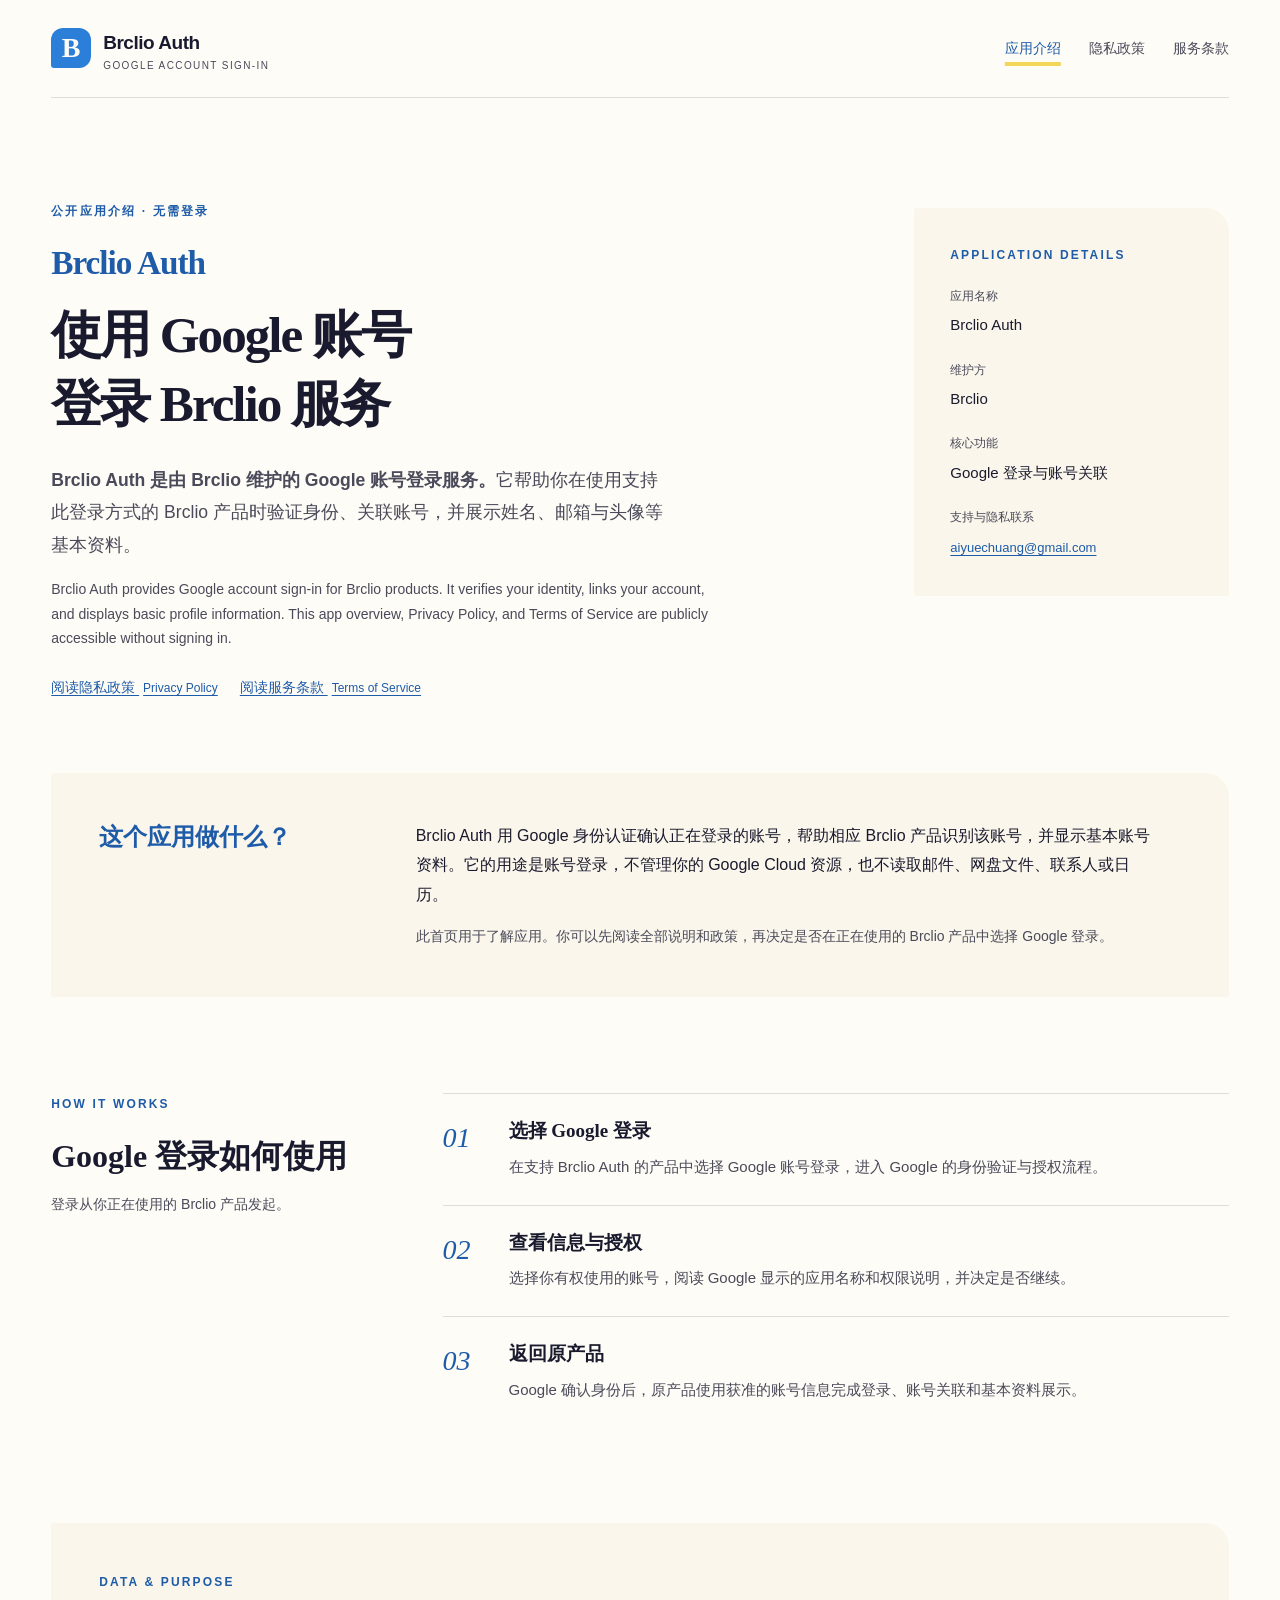
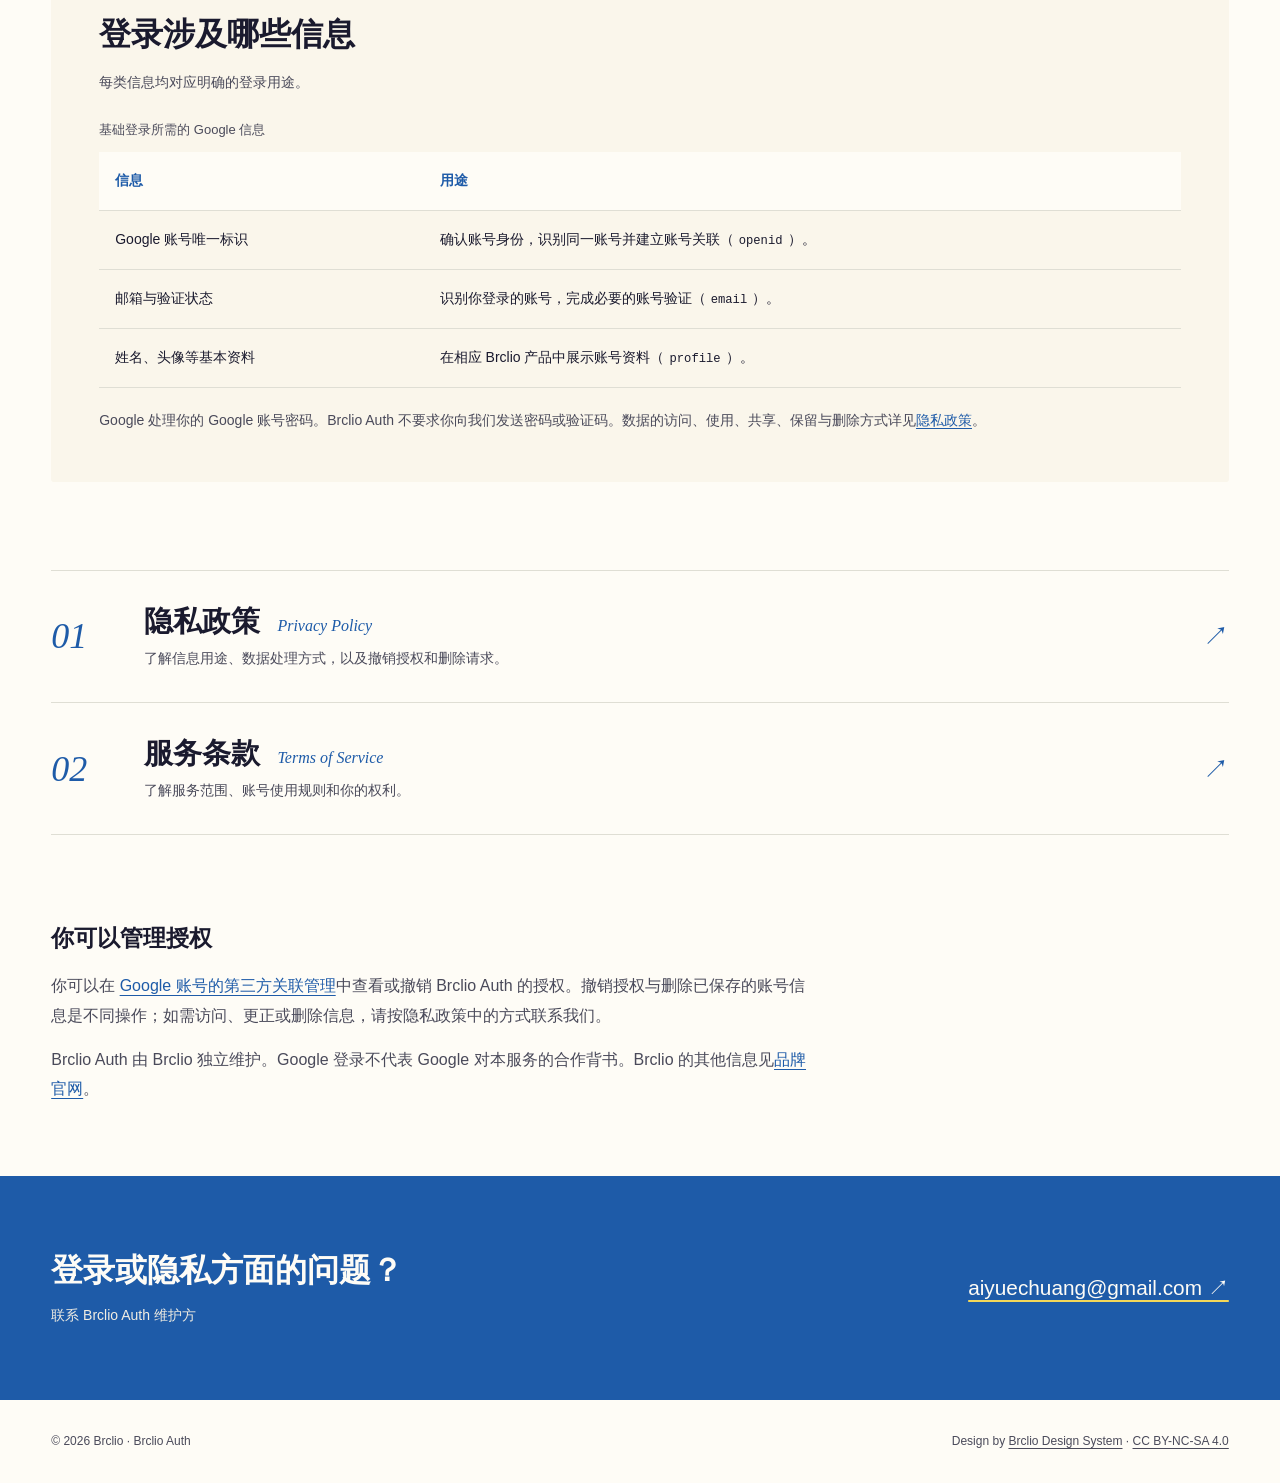
<file: index.html>
<!DOCTYPE html>
<html lang="zh-CN">
<head>
  <meta charset="UTF-8">
  <meta name="viewport" content="width=device-width, initial-scale=1.0">
  <meta name="description" content="Brclio Auth 是 Brclio 的 Google 账号登录服务，用于验证身份、关联账号和展示基本资料。本应用介绍、隐私政策及服务条款无需登录即可阅读。">
  <meta name="theme-color" content="#fefcf6">
  <meta name="referrer" content="strict-origin-when-cross-origin">
  <title>Brclio Auth — Google 账号登录服务</title>
  <link rel="canonical" href="https://pages.brclio.com/brclio-legal/">
  <link rel="icon" href="assets/favicon.svg" type="image/svg+xml">
  <link rel="stylesheet" href="assets/style.css">
</head>
<body>
  <a class="skip-link" href="#main">跳到正文</a>
  <header class="site-header container">
    <a class="brand" href="index.html" aria-label="Brclio Auth 服务介绍"><span class="brand-icon" aria-hidden="true">B</span><span class="brand-name">Brclio Auth<small>GOOGLE ACCOUNT SIGN-IN</small></span></a>
    <nav class="top-nav" aria-label="主导航"><a href="index.html" aria-current="page">应用介绍</a><a href="privacy.html">隐私政策</a><a href="terms.html">服务条款</a></nav>
  </header>
  <main id="main" tabindex="-1">
    <div class="container">
      <section class="hero home-hero" aria-labelledby="home-title">
        <div>
          <span class="eyebrow">公开应用介绍 · 无需登录</span>
          <h1 id="home-title"><span class="app-name" lang="en">Brclio Auth</span>使用 Google 账号<br>登录 Brclio 服务</h1>
          <p class="hero-description"><strong>Brclio Auth 是由 Brclio 维护的 Google 账号登录服务。</strong>它帮助你在使用支持此登录方式的 Brclio 产品时验证身份、关联账号，并展示姓名、邮箱与头像等基本资料。</p>
          <p class="purpose-english" lang="en">Brclio Auth provides Google account sign-in for Brclio products. It verifies your identity, links your account, and displays basic profile information. This app overview, Privacy Policy, and Terms of Service are publicly accessible without signing in.</p>
          <div class="policy-actions" aria-label="无需登录即可阅读的政策"><a href="privacy.html">阅读隐私政策 <span lang="en">Privacy Policy</span></a><a href="terms.html">阅读服务条款 <span lang="en">Terms of Service</span></a></div>
        </div>
        <aside class="app-facts" aria-label="应用与维护方信息">
          <span class="eyebrow">APPLICATION DETAILS</span>
          <dl>
            <div><dt>应用名称</dt><dd>Brclio Auth</dd></div>
            <div><dt>维护方</dt><dd>Brclio</dd></div>
            <div><dt>核心功能</dt><dd>Google 登录与账号关联</dd></div>
            <div><dt>支持与隐私联系</dt><dd><a href="mailto:aiyuechuang@gmail.com">aiyuechuang@gmail.com</a></dd></div>
          </dl>
        </aside>
      </section>
      <section class="summary" aria-labelledby="purpose-title">
        <h2 id="purpose-title">这个应用做什么？</h2>
        <div><p>Brclio Auth 用 Google 身份认证确认正在登录的账号，帮助相应 Brclio 产品识别该账号，并显示基本账号资料。它的用途是账号登录，不管理你的 Google Cloud 资源，也不读取邮件、网盘文件、联系人或日历。</p><p class="summary-note">此首页用于了解应用。你可以先阅读全部说明和政策，再决定是否在正在使用的 Brclio 产品中选择 Google 登录。</p></div>
      </section>
      <section class="home-explainer" aria-labelledby="flow-title">
        <div class="explainer-heading"><span class="eyebrow">HOW IT WORKS</span><h2 id="flow-title">Google 登录如何使用</h2><p>登录从你正在使用的 Brclio 产品发起。</p></div>
        <ol class="signin-steps">
          <li><span class="step-number" aria-hidden="true">01</span><div><h3>选择 Google 登录</h3><p>在支持 Brclio Auth 的产品中选择 Google 账号登录，进入 Google 的身份验证与授权流程。</p></div></li>
          <li><span class="step-number" aria-hidden="true">02</span><div><h3>查看信息与授权</h3><p>选择你有权使用的账号，阅读 Google 显示的应用名称和权限说明，并决定是否继续。</p></div></li>
          <li><span class="step-number" aria-hidden="true">03</span><div><h3>返回原产品</h3><p>Google 确认身份后，原产品使用获准的账号信息完成登录、账号关联和基本资料展示。</p></div></li>
        </ol>
      </section>
      <section class="home-permissions" aria-labelledby="permissions-title">
        <div class="explainer-heading"><span class="eyebrow">DATA &amp; PURPOSE</span><h2 id="permissions-title">登录涉及哪些信息</h2><p>每类信息均对应明确的登录用途。</p></div>
        <div class="table-wrap">
          <table class="data-table">
            <caption>基础登录所需的 Google 信息</caption>
            <thead><tr><th scope="col">信息</th><th scope="col">用途</th></tr></thead>
            <tbody>
              <tr><td>Google 账号唯一标识</td><td>确认账号身份，识别同一账号并建立账号关联（<code>openid</code>）。</td></tr>
              <tr><td>邮箱与验证状态</td><td>识别你登录的账号，完成必要的账号验证（<code>email</code>）。</td></tr>
              <tr><td>姓名、头像等基本资料</td><td>在相应 Brclio 产品中展示账号资料（<code>profile</code>）。</td></tr>
            </tbody>
          </table>
          <p class="permission-note">Google 处理你的 Google 账号密码。Brclio Auth 不要求你向我们发送密码或验证码。数据的访问、使用、共享、保留与删除方式详见<a href="privacy.html">隐私政策</a>。</p>
        </div>
      </section>
      <section class="home-links" aria-label="阅读完整政策文件">
        <a class="document-link" href="privacy.html"><span class="number" aria-hidden="true">01</span><div><h2>隐私政策 <span lang="en">Privacy Policy</span></h2><p>了解信息用途、数据处理方式，以及撤销授权和删除请求。</p></div><span class="arrow" aria-hidden="true">↗</span></a>
        <a class="document-link" href="terms.html"><span class="number" aria-hidden="true">02</span><div><h2>服务条款 <span lang="en">Terms of Service</span></h2><p>了解服务范围、账号使用规则和你的权利。</p></div><span class="arrow" aria-hidden="true">↗</span></a>
      </section>
      <section class="home-note" aria-labelledby="control-title">
        <h2 id="control-title">你可以管理授权</h2>
        <p>你可以在 <a href="https://myaccount.google.com/connections">Google 账号的第三方关联管理</a>中查看或撤销 Brclio Auth 的授权。撤销授权与删除已保存的账号信息是不同操作；如需访问、更正或删除信息，请按隐私政策中的方式联系我们。</p>
        <p>Brclio Auth 由 Brclio 独立维护。Google 登录不代表 Google 对本服务的合作背书。Brclio 的其他信息见<a href="https://brclio.com">品牌官网</a>。</p>
      </section>
    </div>
  </main>
  <section class="contact"><div class="container contact-inner"><div><h2>登录或隐私方面的问题？</h2><p>联系 Brclio Auth 维护方</p></div><a href="mailto:aiyuechuang@gmail.com">aiyuechuang@gmail.com ↗</a></div></section>
  <footer class="site-footer container"><p>© 2026 Brclio · Brclio Auth</p><p>Design by <a href="https://github.com/Brclio/brclio-design-system">Brclio Design System</a> · <a href="https://creativecommons.org/licenses/by-nc-sa/4.0/">CC BY-NC-SA 4.0</a></p></footer>
</body>
</html>
</file>
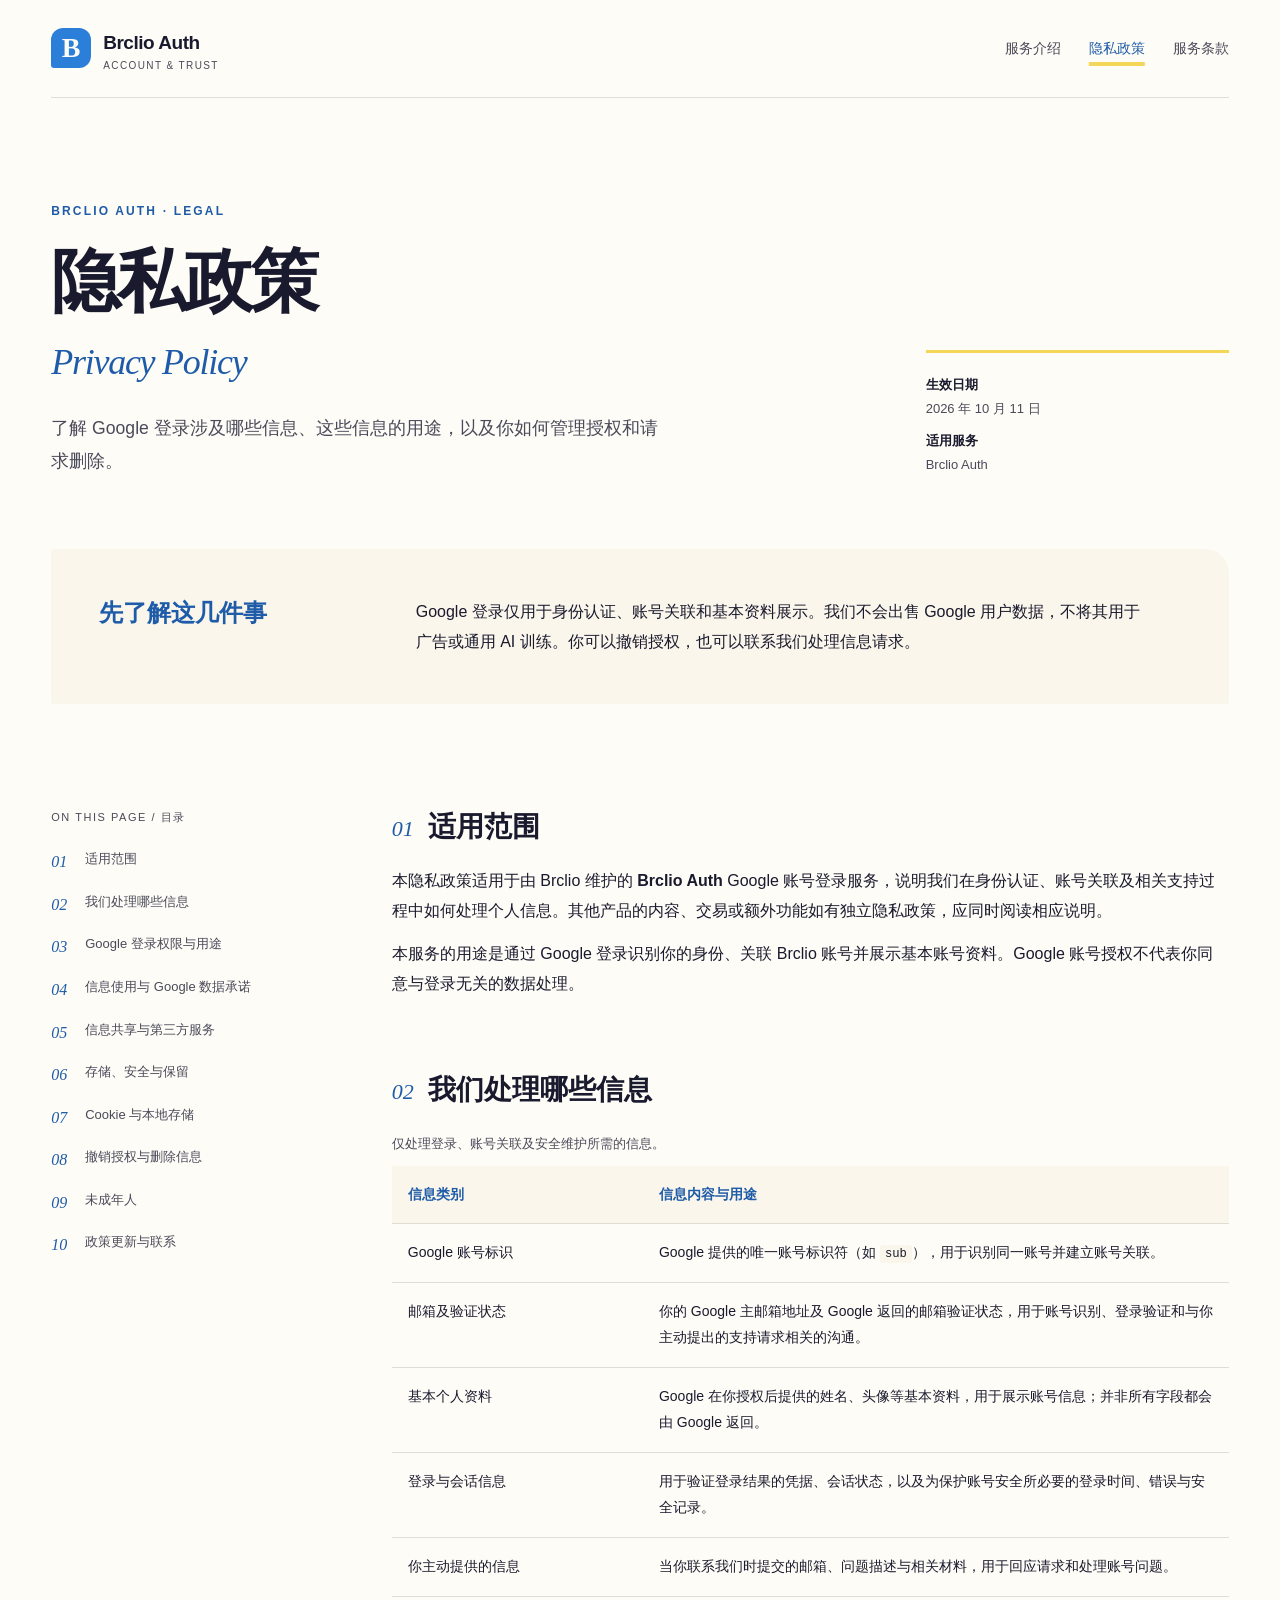
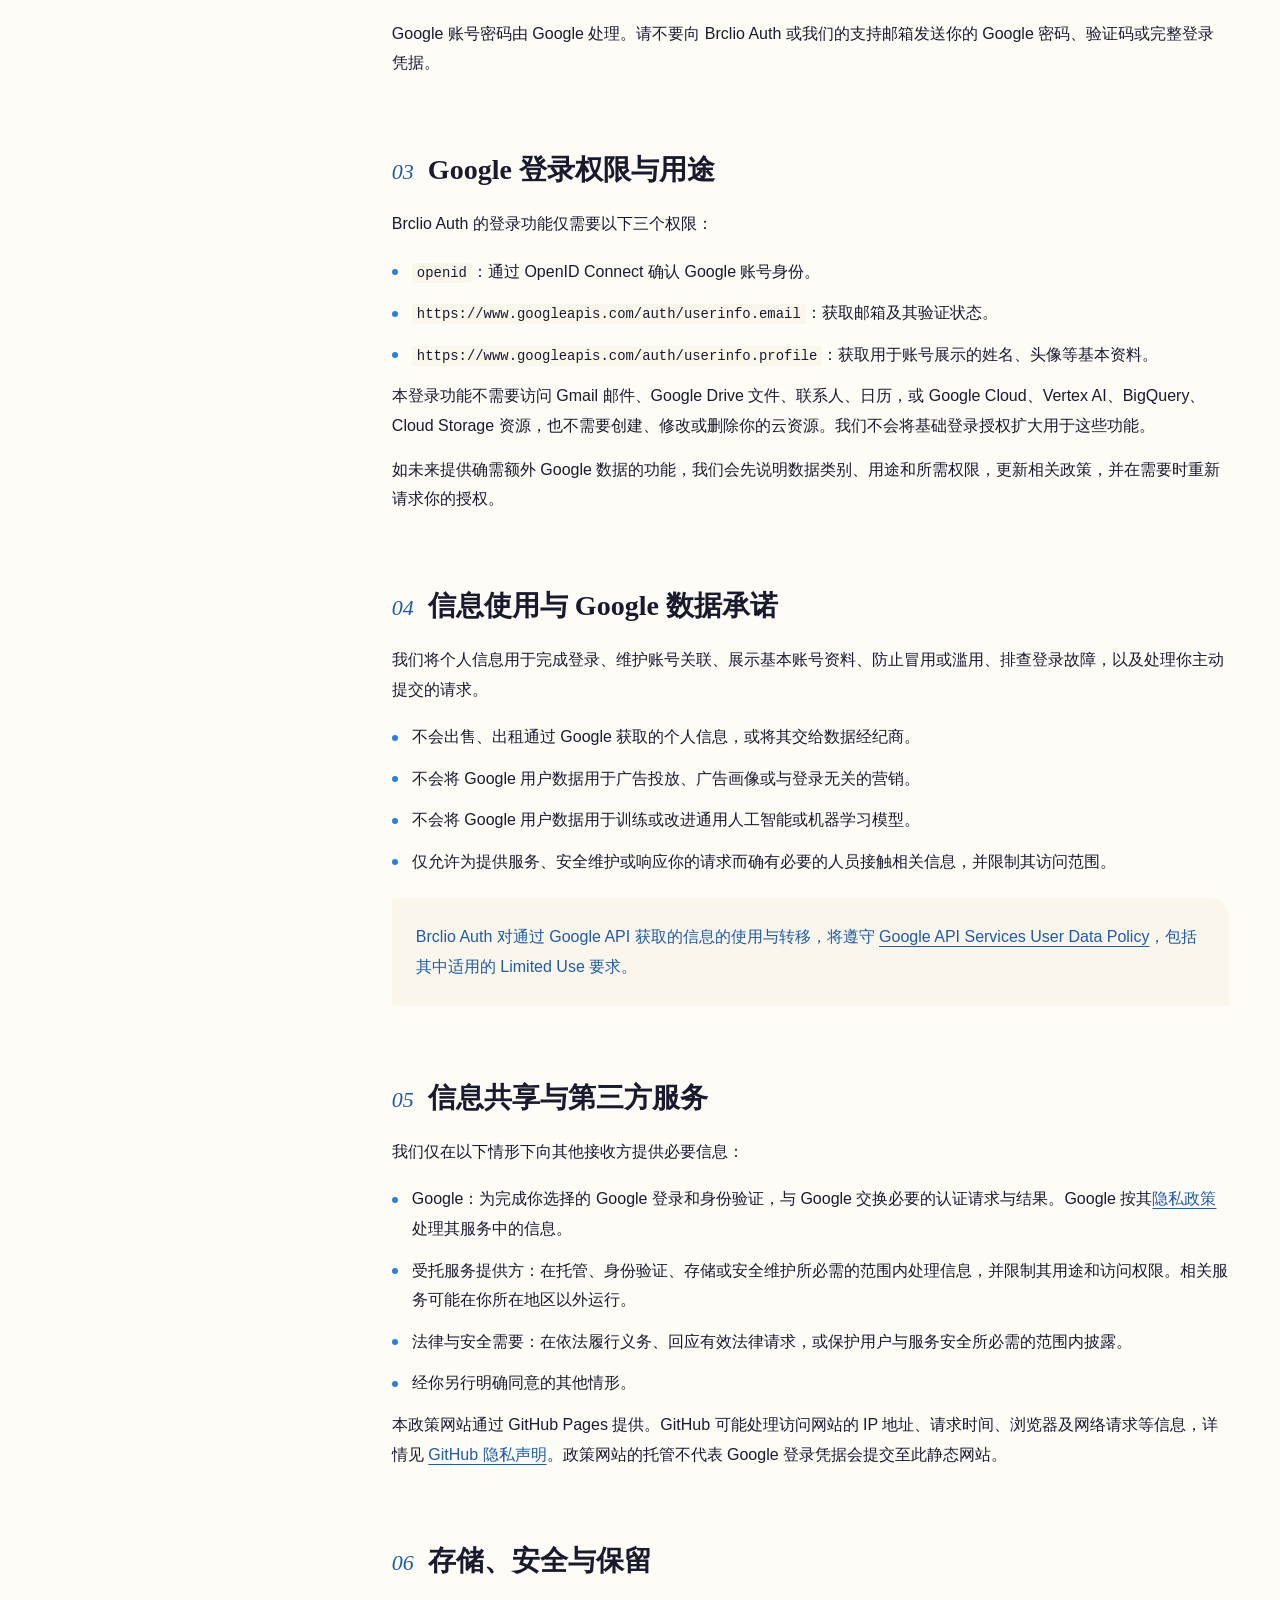
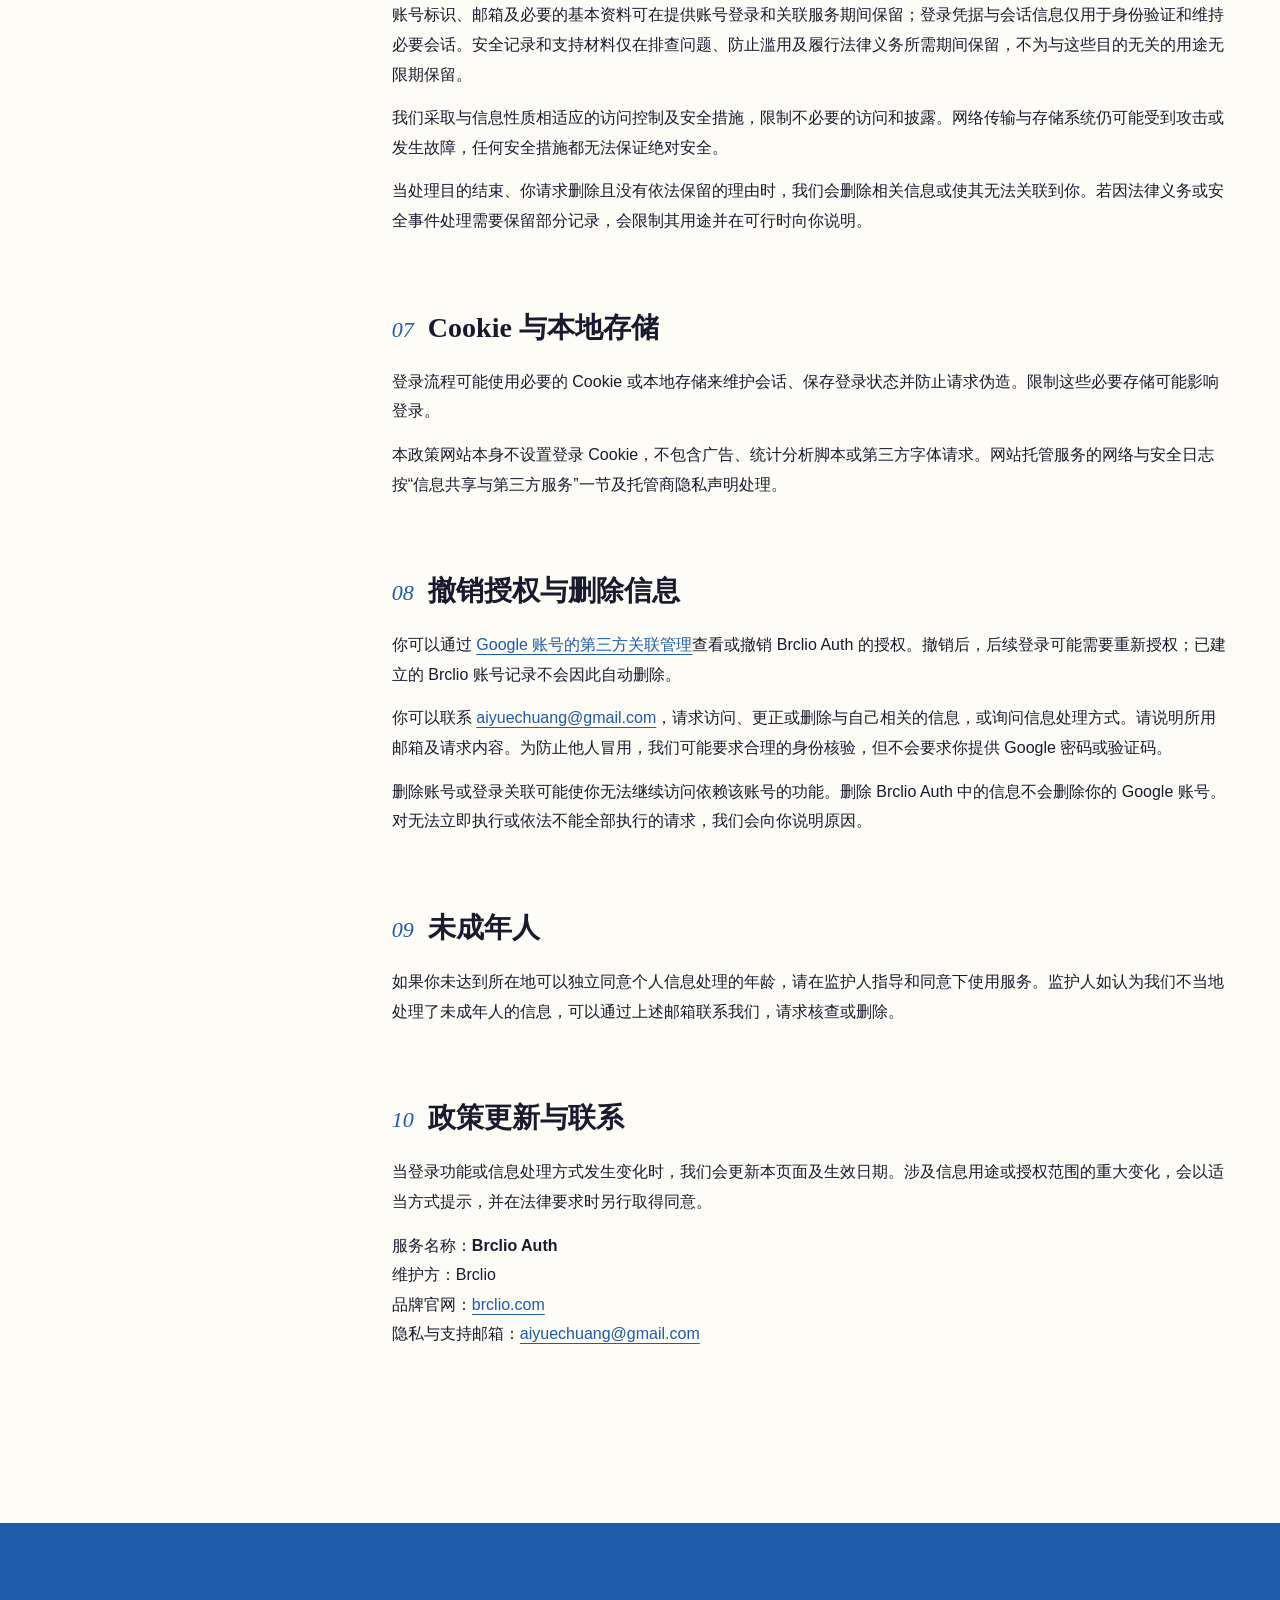
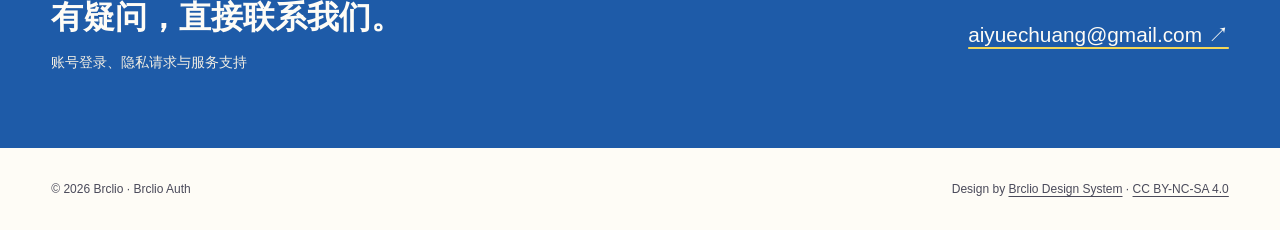
<file: privacy.html>
<!DOCTYPE html>
<html lang="zh-CN">
<head>
  <meta charset="UTF-8">
  <meta name="viewport" content="width=device-width, initial-scale=1.0">
  <meta name="description" content="了解 Google 登录涉及哪些信息、这些信息的用途，以及你如何管理授权和请求删除。">
  <meta name="theme-color" content="#fefcf6">
  <meta name="referrer" content="strict-origin-when-cross-origin">
  <title>隐私政策 · Brclio Auth</title>
  <link rel="icon" href="assets/favicon.svg" type="image/svg+xml">
  <link rel="stylesheet" href="assets/style.css">
</head>
<body>
<a class="skip-link" href="#main">跳到正文</a><header class="site-header container"><a class="brand" href="index.html" aria-label="Brclio Auth 服务介绍"><span class="brand-icon" aria-hidden="true">B</span><span class="brand-name">Brclio Auth<small>ACCOUNT &amp; TRUST</small></span></a><nav class="top-nav" aria-label="主导航"><a href="index.html">服务介绍</a><a href="privacy.html" aria-current="page">隐私政策</a><a href="terms.html">服务条款</a></nav></header>
<main id="main" tabindex="-1"><div class="container"><div class="hero"><div><span class="eyebrow">BRCLIO AUTH · LEGAL</span><h1>隐私政策</h1><span class="english" lang="en">Privacy Policy</span><p class="hero-description">了解 Google 登录涉及哪些信息、这些信息的用途，以及你如何管理授权和请求删除。</p></div><div class="document-meta"><p><strong>生效日期</strong><time datetime="2026-10-11">2026 年 10 月 11 日</time></p><p><strong>适用服务</strong>Brclio Auth</p></div></div><div class="summary"><h2>先了解这几件事</h2><p>Google 登录仅用于身份认证、账号关联和基本资料展示。我们不会出售 Google 用户数据，不将其用于广告或通用 AI 训练。你可以撤销授权，也可以联系我们处理信息请求。</p></div><div class="legal-layout"><nav class="toc" aria-label="本页目录"><span class="toc-title">ON THIS PAGE / 目录</span><ol><li><a href="#scope">适用范围</a></li><li><a href="#data">我们处理哪些信息</a></li><li><a href="#permissions">Google 登录权限与用途</a></li><li><a href="#use">信息使用与 Google 数据承诺</a></li><li><a href="#sharing">信息共享与第三方服务</a></li><li><a href="#storage">存储、安全与保留</a></li><li><a href="#cookies">Cookie 与本地存储</a></li><li><a href="#rights">撤销授权与删除信息</a></li><li><a href="#children">未成年人</a></li><li><a href="#updates">政策更新与联系</a></li></ol></nav><article class="legal-content" aria-label="隐私政策正文"><section class="legal-section" id="scope" aria-labelledby="heading-scope"><div class="section-header"><span class="section-number" aria-hidden="true">01</span><h2 id="heading-scope">适用范围</h2></div><p>本隐私政策适用于由 Brclio 维护的 <strong>Brclio Auth</strong> Google 账号登录服务，说明我们在身份认证、账号关联及相关支持过程中如何处理个人信息。其他产品的内容、交易或额外功能如有独立隐私政策，应同时阅读相应说明。</p><p>本服务的用途是通过 Google 登录识别你的身份、关联 Brclio 账号并展示基本账号资料。Google 账号授权不代表你同意与登录无关的数据处理。</p></section>
<section class="legal-section" id="data" aria-labelledby="heading-data"><div class="section-header"><span class="section-number" aria-hidden="true">02</span><h2 id="heading-data">我们处理哪些信息</h2></div><div class="table-wrap"><table class="data-table"><caption>仅处理登录、账号关联及安全维护所需的信息。</caption><thead><tr><th scope="col">信息类别</th><th scope="col">信息内容与用途</th></tr></thead><tbody><tr><td>Google 账号标识</td><td>Google 提供的唯一账号标识符（如 <code>sub</code>），用于识别同一账号并建立账号关联。</td></tr><tr><td>邮箱及验证状态</td><td>你的 Google 主邮箱地址及 Google 返回的邮箱验证状态，用于账号识别、登录验证和与你主动提出的支持请求相关的沟通。</td></tr><tr><td>基本个人资料</td><td>Google 在你授权后提供的姓名、头像等基本资料，用于展示账号信息；并非所有字段都会由 Google 返回。</td></tr><tr><td>登录与会话信息</td><td>用于验证登录结果的凭据、会话状态，以及为保护账号安全所必要的登录时间、错误与安全记录。</td></tr><tr><td>你主动提供的信息</td><td>当你联系我们时提交的邮箱、问题描述与相关材料，用于回应请求和处理账号问题。</td></tr></tbody></table></div><p>Google 账号密码由 Google 处理。请不要向 Brclio Auth 或我们的支持邮箱发送你的 Google 密码、验证码或完整登录凭据。</p></section>
<section class="legal-section" id="permissions" aria-labelledby="heading-permissions"><div class="section-header"><span class="section-number" aria-hidden="true">03</span><h2 id="heading-permissions">Google 登录权限与用途</h2></div><p>Brclio Auth 的登录功能仅需要以下三个权限：</p><ul class="legal-list"><li><code>openid</code>：通过 OpenID Connect 确认 Google 账号身份。</li><li><code>https://www.googleapis.com/auth/userinfo.email</code>：获取邮箱及其验证状态。</li><li><code>https://www.googleapis.com/auth/userinfo.profile</code>：获取用于账号展示的姓名、头像等基本资料。</li></ul><p>本登录功能不需要访问 Gmail 邮件、Google Drive 文件、联系人、日历，或 Google Cloud、Vertex AI、BigQuery、Cloud Storage 资源，也不需要创建、修改或删除你的云资源。我们不会将基础登录授权扩大用于这些功能。</p><p>如未来提供确需额外 Google 数据的功能，我们会先说明数据类别、用途和所需权限，更新相关政策，并在需要时重新请求你的授权。</p></section>
<section class="legal-section" id="use" aria-labelledby="heading-use"><div class="section-header"><span class="section-number" aria-hidden="true">04</span><h2 id="heading-use">信息使用与 Google 数据承诺</h2></div><p>我们将个人信息用于完成登录、维护账号关联、展示基本账号资料、防止冒用或滥用、排查登录故障，以及处理你主动提交的请求。</p><ul class="legal-list"><li>不会出售、出租通过 Google 获取的个人信息，或将其交给数据经纪商。</li><li>不会将 Google 用户数据用于广告投放、广告画像或与登录无关的营销。</li><li>不会将 Google 用户数据用于训练或改进通用人工智能或机器学习模型。</li><li>仅允许为提供服务、安全维护或响应你的请求而确有必要的人员接触相关信息，并限制其访问范围。</li></ul><div class="key-insight"><p>Brclio Auth 对通过 Google API 获取的信息的使用与转移，将遵守 <a href="https://developers.google.com/terms/api-services-user-data-policy">Google API Services User Data Policy</a>，包括其中适用的 Limited Use 要求。</p></div></section>
<section class="legal-section" id="sharing" aria-labelledby="heading-sharing"><div class="section-header"><span class="section-number" aria-hidden="true">05</span><h2 id="heading-sharing">信息共享与第三方服务</h2></div><p>我们仅在以下情形下向其他接收方提供必要信息：</p><ul class="legal-list"><li>Google：为完成你选择的 Google 登录和身份验证，与 Google 交换必要的认证请求与结果。Google 按其<a href="https://policies.google.com/privacy">隐私政策</a>处理其服务中的信息。</li><li>受托服务提供方：在托管、身份验证、存储或安全维护所必需的范围内处理信息，并限制其用途和访问权限。相关服务可能在你所在地区以外运行。</li><li>法律与安全需要：在依法履行义务、回应有效法律请求，或保护用户与服务安全所必需的范围内披露。</li><li>经你另行明确同意的其他情形。</li></ul><p>本政策网站通过 GitHub Pages 提供。GitHub 可能处理访问网站的 IP 地址、请求时间、浏览器及网络请求等信息，详情见 <a href="https://docs.github.com/en/site-policy/privacy-policies/github-general-privacy-statement">GitHub 隐私声明</a>。政策网站的托管不代表 Google 登录凭据会提交至此静态网站。</p></section>
<section class="legal-section" id="storage" aria-labelledby="heading-storage"><div class="section-header"><span class="section-number" aria-hidden="true">06</span><h2 id="heading-storage">存储、安全与保留</h2></div><p>账号标识、邮箱及必要的基本资料可在提供账号登录和关联服务期间保留；登录凭据与会话信息仅用于身份验证和维持必要会话。安全记录和支持材料仅在排查问题、防止滥用及履行法律义务所需期间保留，不为与这些目的无关的用途无限期保留。</p><p>我们采取与信息性质相适应的访问控制及安全措施，限制不必要的访问和披露。网络传输与存储系统仍可能受到攻击或发生故障，任何安全措施都无法保证绝对安全。</p><p>当处理目的结束、你请求删除且没有依法保留的理由时，我们会删除相关信息或使其无法关联到你。若因法律义务或安全事件处理需要保留部分记录，会限制其用途并在可行时向你说明。</p></section>
<section class="legal-section" id="cookies" aria-labelledby="heading-cookies"><div class="section-header"><span class="section-number" aria-hidden="true">07</span><h2 id="heading-cookies">Cookie 与本地存储</h2></div><p>登录流程可能使用必要的 Cookie 或本地存储来维护会话、保存登录状态并防止请求伪造。限制这些必要存储可能影响登录。</p><p>本政策网站本身不设置登录 Cookie，不包含广告、统计分析脚本或第三方字体请求。网站托管服务的网络与安全日志按“信息共享与第三方服务”一节及托管商隐私声明处理。</p></section>
<section class="legal-section" id="rights" aria-labelledby="heading-rights"><div class="section-header"><span class="section-number" aria-hidden="true">08</span><h2 id="heading-rights">撤销授权与删除信息</h2></div><p>你可以通过 <a href="https://myaccount.google.com/connections">Google 账号的第三方关联管理</a>查看或撤销 Brclio Auth 的授权。撤销后，后续登录可能需要重新授权；已建立的 Brclio 账号记录不会因此自动删除。</p><p>你可以联系 <a href="mailto:aiyuechuang@gmail.com">aiyuechuang@gmail.com</a>，请求访问、更正或删除与自己相关的信息，或询问信息处理方式。请说明所用邮箱及请求内容。为防止他人冒用，我们可能要求合理的身份核验，但不会要求你提供 Google 密码或验证码。</p><p>删除账号或登录关联可能使你无法继续访问依赖该账号的功能。删除 Brclio Auth 中的信息不会删除你的 Google 账号。对无法立即执行或依法不能全部执行的请求，我们会向你说明原因。</p></section>
<section class="legal-section" id="children" aria-labelledby="heading-children"><div class="section-header"><span class="section-number" aria-hidden="true">09</span><h2 id="heading-children">未成年人</h2></div><p>如果你未达到所在地可以独立同意个人信息处理的年龄，请在监护人指导和同意下使用服务。监护人如认为我们不当地处理了未成年人的信息，可以通过上述邮箱联系我们，请求核查或删除。</p></section>
<section class="legal-section" id="updates" aria-labelledby="heading-updates"><div class="section-header"><span class="section-number" aria-hidden="true">10</span><h2 id="heading-updates">政策更新与联系</h2></div><p>当登录功能或信息处理方式发生变化时，我们会更新本页面及生效日期。涉及信息用途或授权范围的重大变化，会以适当方式提示，并在法律要求时另行取得同意。</p><p>服务名称：<strong>Brclio Auth</strong><br>维护方：Brclio<br>品牌官网：<a href="https://brclio.com">brclio.com</a><br>隐私与支持邮箱：<a href="mailto:aiyuechuang@gmail.com">aiyuechuang@gmail.com</a></p></section></article></div></div></main>
<section class="contact"><div class="container contact-inner"><div><h2>有疑问，直接联系我们。</h2><p>账号登录、隐私请求与服务支持</p></div><a href="mailto:aiyuechuang@gmail.com">aiyuechuang@gmail.com ↗</a></div></section><footer class="site-footer container"><p>© 2026 Brclio · Brclio Auth</p><p>Design by <a href="https://github.com/Brclio/brclio-design-system">Brclio Design System</a> · <a href="https://creativecommons.org/licenses/by-nc-sa/4.0/">CC BY-NC-SA 4.0</a></p></footer>
</body>
</html>
</file>
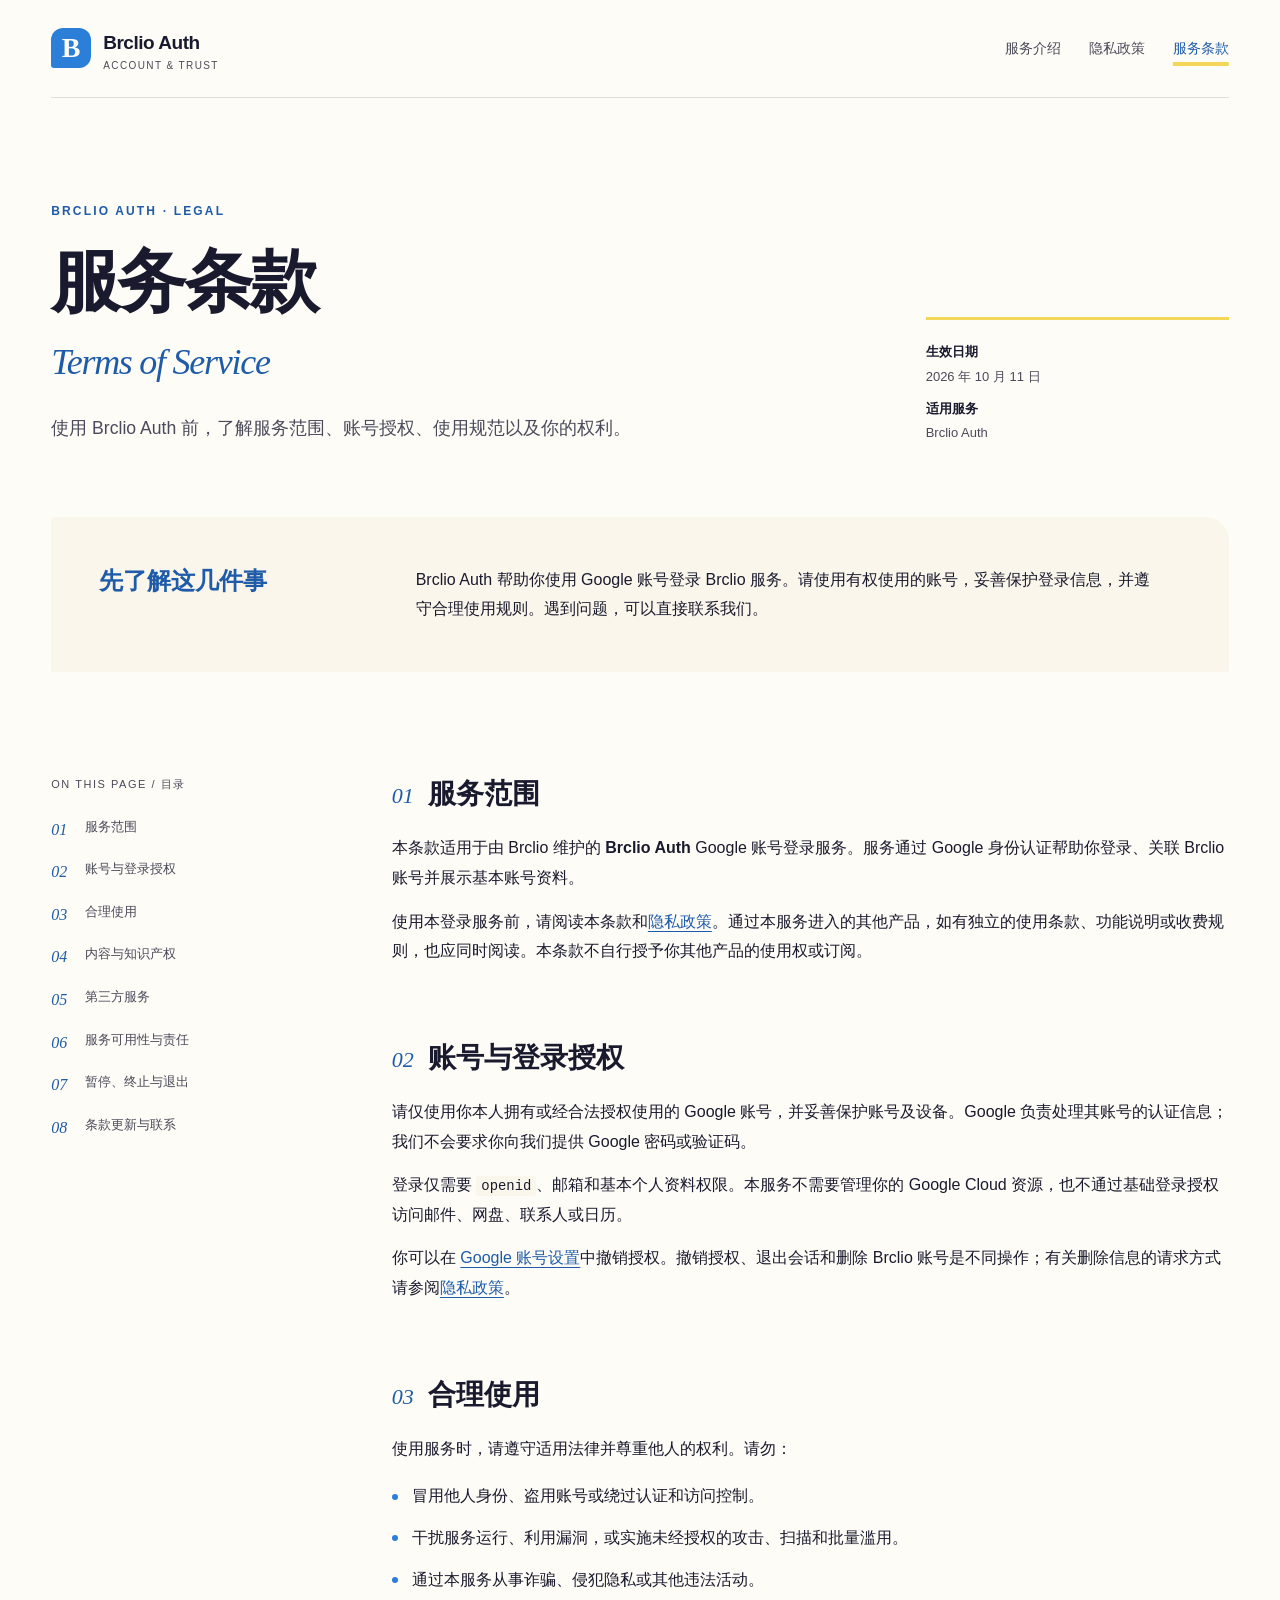
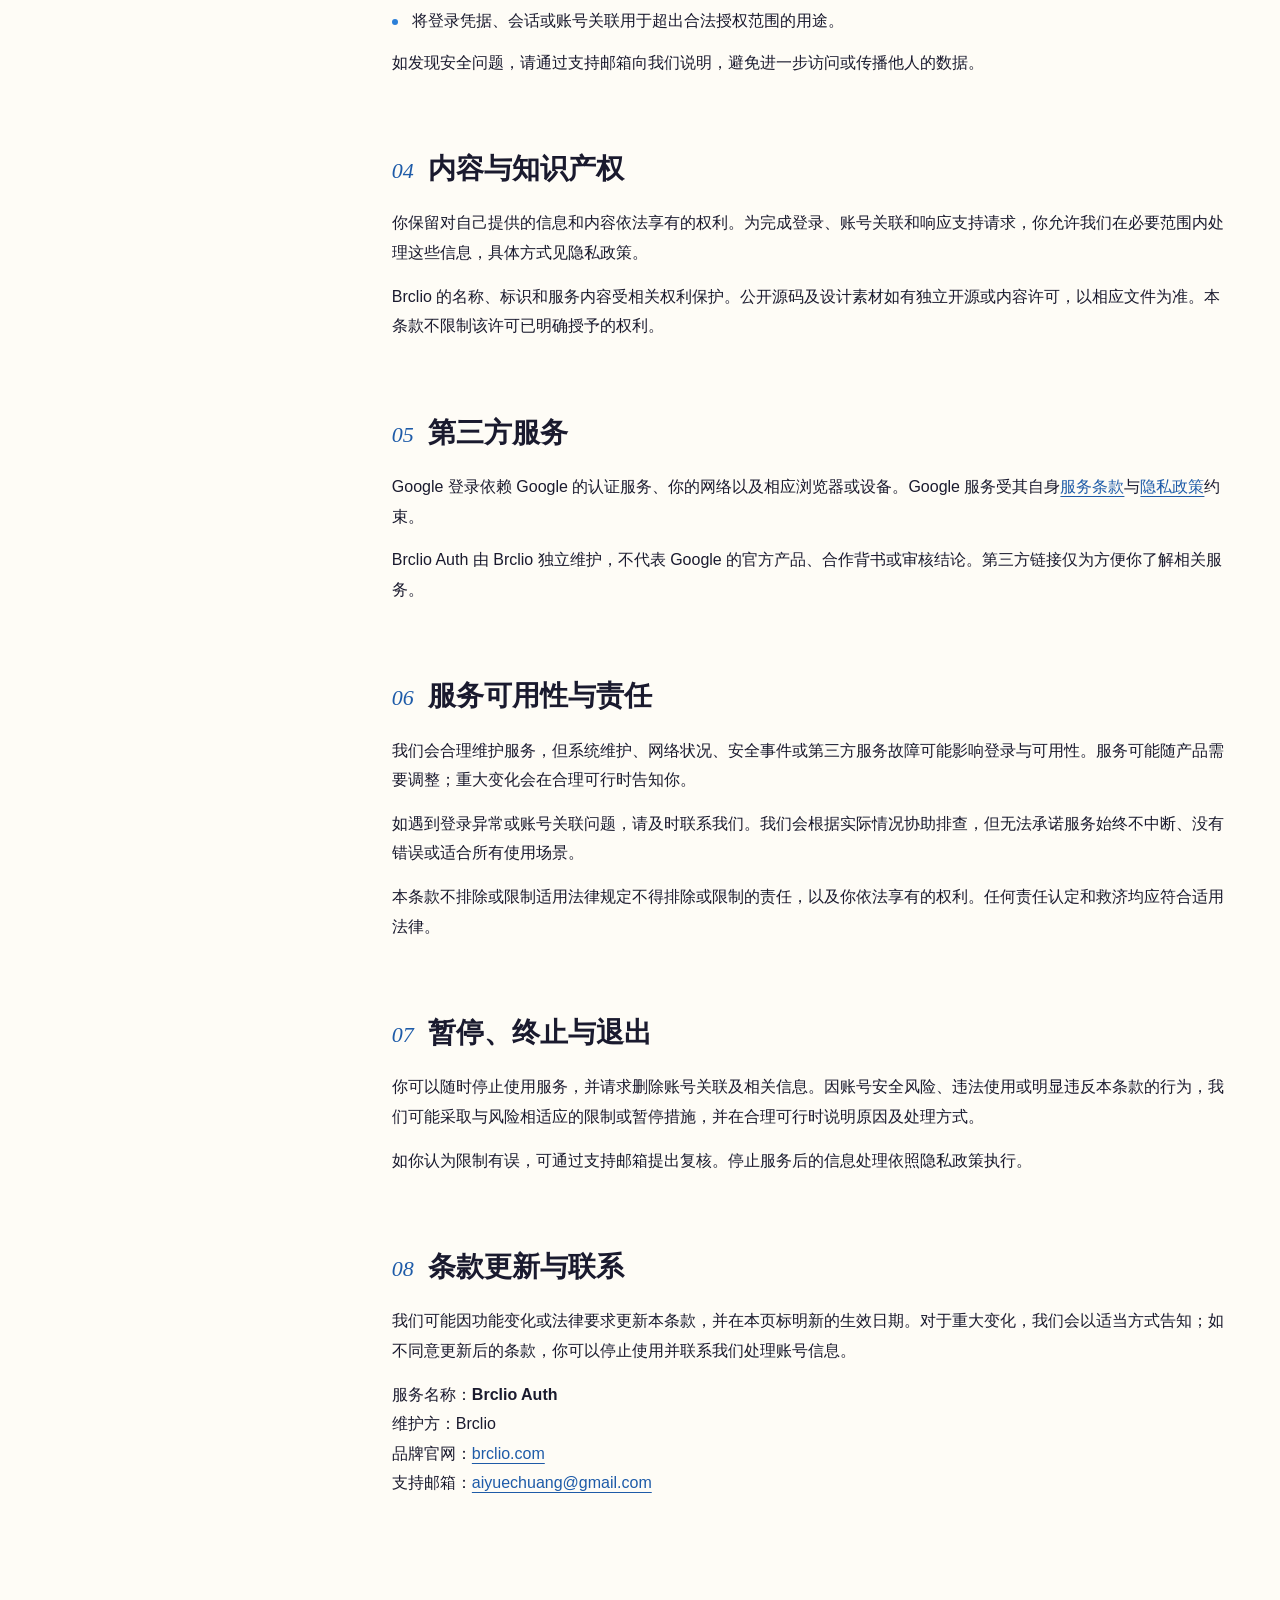
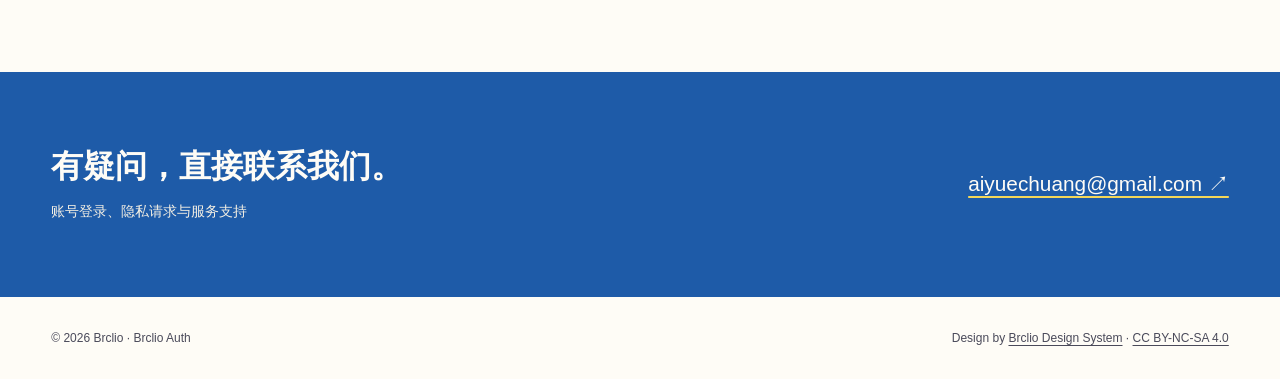
<file: terms.html>
<!DOCTYPE html>
<html lang="zh-CN">
<head>
  <meta charset="UTF-8">
  <meta name="viewport" content="width=device-width, initial-scale=1.0">
  <meta name="description" content="使用 Brclio Auth 前，了解服务范围、账号授权、使用规范以及你的权利。">
  <meta name="theme-color" content="#fefcf6">
  <meta name="referrer" content="strict-origin-when-cross-origin">
  <title>服务条款 · Brclio Auth</title>
  <link rel="icon" href="assets/favicon.svg" type="image/svg+xml">
  <link rel="stylesheet" href="assets/style.css">
</head>
<body>
<a class="skip-link" href="#main">跳到正文</a><header class="site-header container"><a class="brand" href="index.html" aria-label="Brclio Auth 服务介绍"><span class="brand-icon" aria-hidden="true">B</span><span class="brand-name">Brclio Auth<small>ACCOUNT &amp; TRUST</small></span></a><nav class="top-nav" aria-label="主导航"><a href="index.html">服务介绍</a><a href="privacy.html">隐私政策</a><a href="terms.html" aria-current="page">服务条款</a></nav></header>
<main id="main" tabindex="-1"><div class="container"><div class="hero"><div><span class="eyebrow">BRCLIO AUTH · LEGAL</span><h1>服务条款</h1><span class="english" lang="en">Terms of Service</span><p class="hero-description">使用 Brclio Auth 前，了解服务范围、账号授权、使用规范以及你的权利。</p></div><div class="document-meta"><p><strong>生效日期</strong><time datetime="2026-10-11">2026 年 10 月 11 日</time></p><p><strong>适用服务</strong>Brclio Auth</p></div></div><div class="summary"><h2>先了解这几件事</h2><p>Brclio Auth 帮助你使用 Google 账号登录 Brclio 服务。请使用有权使用的账号，妥善保护登录信息，并遵守合理使用规则。遇到问题，可以直接联系我们。</p></div><div class="legal-layout"><nav class="toc" aria-label="本页目录"><span class="toc-title">ON THIS PAGE / 目录</span><ol><li><a href="#service">服务范围</a></li><li><a href="#account">账号与登录授权</a></li><li><a href="#acceptable-use">合理使用</a></li><li><a href="#content">内容与知识产权</a></li><li><a href="#third-parties">第三方服务</a></li><li><a href="#availability">服务可用性与责任</a></li><li><a href="#termination">暂停、终止与退出</a></li><li><a href="#changes">条款更新与联系</a></li></ol></nav><article class="legal-content" aria-label="服务条款正文"><section class="legal-section" id="service" aria-labelledby="heading-service"><div class="section-header"><span class="section-number" aria-hidden="true">01</span><h2 id="heading-service">服务范围</h2></div><p>本条款适用于由 Brclio 维护的 <strong>Brclio Auth</strong> Google 账号登录服务。服务通过 Google 身份认证帮助你登录、关联 Brclio 账号并展示基本账号资料。</p><p>使用本登录服务前，请阅读本条款和<a href="privacy.html">隐私政策</a>。通过本服务进入的其他产品，如有独立的使用条款、功能说明或收费规则，也应同时阅读。本条款不自行授予你其他产品的使用权或订阅。</p></section>
<section class="legal-section" id="account" aria-labelledby="heading-account"><div class="section-header"><span class="section-number" aria-hidden="true">02</span><h2 id="heading-account">账号与登录授权</h2></div><p>请仅使用你本人拥有或经合法授权使用的 Google 账号，并妥善保护账号及设备。Google 负责处理其账号的认证信息；我们不会要求你向我们提供 Google 密码或验证码。</p><p>登录仅需要 <code>openid</code>、邮箱和基本个人资料权限。本服务不需要管理你的 Google Cloud 资源，也不通过基础登录授权访问邮件、网盘、联系人或日历。</p><p>你可以在 <a href="https://myaccount.google.com/connections">Google 账号设置</a>中撤销授权。撤销授权、退出会话和删除 Brclio 账号是不同操作；有关删除信息的请求方式请参阅<a href="privacy.html#rights">隐私政策</a>。</p></section>
<section class="legal-section" id="acceptable-use" aria-labelledby="heading-acceptable-use"><div class="section-header"><span class="section-number" aria-hidden="true">03</span><h2 id="heading-acceptable-use">合理使用</h2></div><p>使用服务时，请遵守适用法律并尊重他人的权利。请勿：</p><ul class="legal-list"><li>冒用他人身份、盗用账号或绕过认证和访问控制。</li><li>干扰服务运行、利用漏洞，或实施未经授权的攻击、扫描和批量滥用。</li><li>通过本服务从事诈骗、侵犯隐私或其他违法活动。</li><li>将登录凭据、会话或账号关联用于超出合法授权范围的用途。</li></ul><p>如发现安全问题，请通过支持邮箱向我们说明，避免进一步访问或传播他人的数据。</p></section>
<section class="legal-section" id="content" aria-labelledby="heading-content"><div class="section-header"><span class="section-number" aria-hidden="true">04</span><h2 id="heading-content">内容与知识产权</h2></div><p>你保留对自己提供的信息和内容依法享有的权利。为完成登录、账号关联和响应支持请求，你允许我们在必要范围内处理这些信息，具体方式见隐私政策。</p><p>Brclio 的名称、标识和服务内容受相关权利保护。公开源码及设计素材如有独立开源或内容许可，以相应文件为准。本条款不限制该许可已明确授予的权利。</p></section>
<section class="legal-section" id="third-parties" aria-labelledby="heading-third-parties"><div class="section-header"><span class="section-number" aria-hidden="true">05</span><h2 id="heading-third-parties">第三方服务</h2></div><p>Google 登录依赖 Google 的认证服务、你的网络以及相应浏览器或设备。Google 服务受其自身<a href="https://policies.google.com/terms">服务条款</a>与<a href="https://policies.google.com/privacy">隐私政策</a>约束。</p><p>Brclio Auth 由 Brclio 独立维护，不代表 Google 的官方产品、合作背书或审核结论。第三方链接仅为方便你了解相关服务。</p></section>
<section class="legal-section" id="availability" aria-labelledby="heading-availability"><div class="section-header"><span class="section-number" aria-hidden="true">06</span><h2 id="heading-availability">服务可用性与责任</h2></div><p>我们会合理维护服务，但系统维护、网络状况、安全事件或第三方服务故障可能影响登录与可用性。服务可能随产品需要调整；重大变化会在合理可行时告知你。</p><p>如遇到登录异常或账号关联问题，请及时联系我们。我们会根据实际情况协助排查，但无法承诺服务始终不中断、没有错误或适合所有使用场景。</p><p>本条款不排除或限制适用法律规定不得排除或限制的责任，以及你依法享有的权利。任何责任认定和救济均应符合适用法律。</p></section>
<section class="legal-section" id="termination" aria-labelledby="heading-termination"><div class="section-header"><span class="section-number" aria-hidden="true">07</span><h2 id="heading-termination">暂停、终止与退出</h2></div><p>你可以随时停止使用服务，并请求删除账号关联及相关信息。因账号安全风险、违法使用或明显违反本条款的行为，我们可能采取与风险相适应的限制或暂停措施，并在合理可行时说明原因及处理方式。</p><p>如你认为限制有误，可通过支持邮箱提出复核。停止服务后的信息处理依照隐私政策执行。</p></section>
<section class="legal-section" id="changes" aria-labelledby="heading-changes"><div class="section-header"><span class="section-number" aria-hidden="true">08</span><h2 id="heading-changes">条款更新与联系</h2></div><p>我们可能因功能变化或法律要求更新本条款，并在本页标明新的生效日期。对于重大变化，我们会以适当方式告知；如不同意更新后的条款，你可以停止使用并联系我们处理账号信息。</p><p>服务名称：<strong>Brclio Auth</strong><br>维护方：Brclio<br>品牌官网：<a href="https://brclio.com">brclio.com</a><br>支持邮箱：<a href="mailto:aiyuechuang@gmail.com">aiyuechuang@gmail.com</a></p></section></article></div></div></main>
<section class="contact"><div class="container contact-inner"><div><h2>有疑问，直接联系我们。</h2><p>账号登录、隐私请求与服务支持</p></div><a href="mailto:aiyuechuang@gmail.com">aiyuechuang@gmail.com ↗</a></div></section><footer class="site-footer container"><p>© 2026 Brclio · Brclio Auth</p><p>Design by <a href="https://github.com/Brclio/brclio-design-system">Brclio Design System</a> · <a href="https://creativecommons.org/licenses/by-nc-sa/4.0/">CC BY-NC-SA 4.0</a></p></footer>
</body>
</html>
</file>
<file: assets/style.css>
/* Adapted from Brclio Design System tutorial template. CC BY-NC-SA 4.0. */
:root {
  --_brclio-ds: "brclio-v1";
  --blue: #2b7fd8; --blue-deep: #1e5ba8; --yellow: #f4d758;
  --red: #e84a5f; --cream: #fefcf6; --cream-dark: #faf6eb;
  --ink: #1a1a2e; --ink-light: #4a4a5a; --line: #dfded4;
}
*, *::before, *::after { box-sizing: border-box; }
html { scroll-behavior: smooth; scroll-padding-top: 2rem; }
body { margin: 0; color: var(--ink); background: var(--cream); font-family: 'Noto Sans SC', -apple-system, 'PingFang SC', 'Helvetica Neue', sans-serif; font-size: 16px; line-height: 1.85; }
::selection { background: var(--yellow); color: var(--ink); }
a { color: var(--blue-deep); text-underline-offset: .22em; overflow-wrap: anywhere; }
a:hover { text-decoration-thickness: 2px; background-color: #f4d75845; }
a:focus-visible { outline: 3px solid var(--blue-deep); outline-offset: 5px; border-radius: 2px; }
h1, h2, h3, p { margin: 0; }
h1, h2, h3 { font-family: 'Noto Serif SC', 'Songti SC', 'STSong', Georgia, serif; line-height: 1.4; }
.container { width: min(100% - clamp(40px, 8vw, 112px), 1200px); margin-inline: auto; }
.skip-link { position: absolute; top: -120px; left: 24px; padding: 12px 20px; background: var(--yellow); color: var(--ink); z-index: 5; }
.skip-link:focus { top: 12px; }
.site-header { display: flex; align-items: center; justify-content: space-between; gap: 24px; min-height: 98px; border-bottom: 1px solid var(--line); }
.brand { display: inline-flex; align-items: center; gap: 12px; text-decoration: none; color: var(--ink); }
.brand-icon { display: grid; place-items: center; width: 40px; height: 40px; background: var(--blue); color: var(--cream); border-radius: 12px 12px 12px 3px; font: 700 28px/1 Georgia, serif; }
.brand-name { font-size: 19px; font-weight: 700; letter-spacing: -.025em; }
.brand-name small { display: block; color: var(--ink-light); font-size: 10px; font-weight: 500; letter-spacing: .14em; line-height: 1.2; }
.top-nav { display: flex; flex-wrap: wrap; gap: 10px 28px; }
.top-nav a { color: var(--ink-light); font-size: 14px; text-decoration: none; padding-block: 7px; }
.top-nav a[aria-current="page"] { color: var(--blue-deep); text-decoration: underline; text-decoration-color: var(--yellow); text-decoration-thickness: 4px; text-underline-offset: 9px; }
.hero { display: grid; grid-template-columns: 1fr .38fr; gap: clamp(32px, 6vw, 80px); align-items: end; padding-block: clamp(52px, 8vw, 104px) clamp(44px, 6vw, 72px); }
.eyebrow { display: block; color: var(--blue-deep); font-size: 12px; font-weight: 600; letter-spacing: .18em; text-transform: uppercase; margin-bottom: 18px; }
.hero h1 { font-size: clamp(2.8rem, 5.4vw, 4.6rem); font-weight: 900; letter-spacing: -.04em; line-height: 1.2; }
.hero .english { display: block; margin-top: 14px; color: var(--blue-deep); font: italic 400 clamp(1.5rem, 3vw, 2.25rem)/1.35 'Fraunces', Georgia, serif; letter-spacing: -.035em; }
.hero-description { max-width: 620px; margin-top: 26px; color: var(--ink-light); font-size: clamp(1rem, 1.6vw, 1.1rem); }
.document-meta { border-top: 3px solid var(--yellow); padding-top: 20px; color: var(--ink-light); font-size: 13px; }
.document-meta p + p { margin-top: 8px; }
.document-meta strong { display: block; color: var(--ink); font-weight: 600; }
.summary { display: grid; grid-template-columns: .33fr 1fr; gap: clamp(24px, 5vw, 64px); background: var(--cream-dark); padding: clamp(28px, 4vw, 48px); border-radius: 3px 24px 3px 3px; }
.summary h2 { color: var(--blue-deep); font-size: 24px; }
.summary p { max-width: 740px; }
.legal-layout { display: grid; grid-template-columns: .30fr 1fr; gap: clamp(40px, 7vw, 100px); padding-block: clamp(56px, 8vw, 104px); align-items: start; }
.toc { position: sticky; top: 32px; }
.toc-title { display: block; color: var(--ink-light); font-size: 11px; letter-spacing: .14em; margin-bottom: 18px; }
.toc ol { margin: 0; padding: 0; list-style: none; counter-reset: toc; }
.toc li { counter-increment: toc; margin-block: 9px; }
.toc a { display: grid; grid-template-columns: 24px 1fr; gap: 10px; color: var(--ink-light); font-size: 13px; text-decoration: none; line-height: 1.6; padding-block: 4px; }
.toc a::before { content: counter(toc, decimal-leading-zero); color: var(--blue-deep); font: italic 16px/1.6 Georgia, serif; }
.legal-content { min-width: 0; }
.legal-section { margin-bottom: clamp(42px, 6vw, 72px); }
.section-header { display: flex; align-items: baseline; gap: 14px; margin-bottom: 20px; }
.section-number { font: italic 22px/1 Georgia, serif; color: var(--blue-deep); }
.legal-section h2 { font-size: clamp(1.35rem, 2.2vw, 1.75rem); font-weight: 900; }
.legal-section p + p { margin-top: 14px; }
.legal-section h3 { font-size: 18px; margin: 22px 0 10px; }
.legal-list { padding: 0; margin: 18px 0 0; list-style: none; }
.legal-list li { position: relative; padding-left: 20px; margin-block: 12px; }
.legal-list li::before { content: ''; position: absolute; left: 0; top: .78em; width: 6px; height: 6px; border-radius: 50%; background: var(--blue); }
.table-wrap { overflow: auto; margin-block: 22px; }
.data-table { width: 100%; border-collapse: collapse; font-size: 14px; text-align: left; }
.data-table caption { text-align: left; color: var(--ink-light); margin-bottom: 10px; font-size: 13px; }
.data-table th { font-weight: 600; color: var(--blue-deep); background: var(--cream-dark); }
.data-table th, .data-table td { padding: 16px; border-bottom: 1px solid var(--line); vertical-align: top; }
.data-table td:first-child { width: 30%; font-weight: 500; }
code { font: .87em/1.6 'SFMono-Regular', Consolas, monospace; overflow-wrap: anywhere; background: var(--cream-dark); padding: 2px 5px; border-radius: 3px; }
.key-insight { margin-top: 22px; padding: 24px; background: var(--cream-dark); border-radius: 3px 18px 3px 3px; }
.key-insight p { color: var(--blue-deep); font-weight: 500; }
.contact { background: var(--blue-deep); color: var(--cream); padding-block: clamp(40px, 6vw, 72px); }
.contact-inner { display: flex; align-items: center; justify-content: space-between; gap: 30px; }
.contact h2 { font-size: clamp(1.5rem, 3vw, 2rem); margin-bottom: 10px; }
.contact p { color: #f2eee3; font-size: 14px; }
.contact a { color: var(--cream); font-size: clamp(1rem, 2vw, 1.3rem); text-decoration-color: var(--yellow); }
.contact a:focus-visible { outline-color: var(--yellow); }
.site-footer { display: flex; justify-content: space-between; flex-wrap: wrap; gap: 16px 28px; padding-block: 30px; color: var(--ink-light); font-size: 12px; }
.site-footer a { color: var(--ink-light); }
.home-hero { grid-template-columns: 1fr .38fr; align-items: center; }
.hero-mark { display: grid; place-items: center; width: clamp(180px, 19vw, 250px); aspect-ratio: 1; border-radius: 50%; background: var(--yellow); color: var(--blue-deep); font: 900 clamp(110px, 13vw, 170px)/1 Georgia, serif; justify-self: end; position: relative; }
.hero-mark::after { content: ''; position: absolute; width: 18px; height: 18px; border-radius: 50%; background: var(--red); right: 12%; bottom: 10%; }
.home-links { margin-block: clamp(48px, 7vw, 88px); }
.document-link { display: grid; grid-template-columns: 65px 1fr auto; gap: 28px; align-items: center; padding-block: 30px; border-top: 1px solid var(--line); text-decoration: none; color: var(--ink); }
.document-link:last-child { border-bottom: 1px solid var(--line); }
.document-link .number { color: var(--blue-deep); font: italic 36px/1 Georgia, serif; }
.document-link h2 { font-size: clamp(1.3rem, 2.5vw, 1.8rem); margin-bottom: 5px; }
.document-link p { color: var(--ink-light); font-size: 14px; }
.document-link .arrow { color: var(--blue-deep); font-size: 26px; }
.home-note { max-width: 760px; margin-bottom: 72px; color: var(--ink-light); }
.home-note h2 { color: var(--ink); font-size: 23px; margin-bottom: 16px; }
.home-hero { grid-template-columns: 1fr .40fr; align-items: start; }
.home-hero h1 { font-size: clamp(2rem, 4vw, 3.5rem); line-height: 1.35; }
.home-hero .app-name { display: block; font-family: 'Fraunces', Georgia, serif; font-size: clamp(1.6rem, 2.6vw, 2.2rem); color: var(--blue-deep); letter-spacing: -.03em; margin-bottom: 14px; }
.purpose-english { max-width: 670px; margin-top: 16px; font-size: 14px; line-height: 1.75; color: var(--ink-light); }
.policy-actions { display: flex; flex-wrap: wrap; gap: 12px 22px; margin-top: 24px; }
.policy-actions a { font-size: 14px; font-weight: 500; }
.policy-actions span { font-size: 12px; margin-left: 4px; }
.app-facts { background: var(--cream-dark); padding: clamp(24px, 3vw, 36px); border-radius: 3px 24px 3px 3px; margin-top: 8px; }
.app-facts dl { margin: 0; }
.app-facts dl > div + div { margin-top: 20px; }
.app-facts dt { color: var(--ink-light); font-size: 12px; }
.app-facts dd { margin: 4px 0 0; font-size: 15px; font-weight: 500; }
.app-facts dd a { font-size: 13px; }
.summary .summary-note { margin-top: 14px; color: var(--ink-light); font-size: 14px; }
.home-explainer { display: grid; grid-template-columns: .40fr 1fr; gap: clamp(32px, 6vw, 80px); padding-block: clamp(56px, 8vw, 96px); }
.explainer-heading h2 { font-size: clamp(1.5rem, 2.5vw, 2rem); }
.explainer-heading > p { color: var(--ink-light); font-size: 14px; margin-top: 14px; }
.signin-steps { list-style: none; margin: 0; padding: 0; }
.signin-steps li { display: grid; grid-template-columns: 44px 1fr; gap: 22px; padding-block: 24px; border-top: 1px solid var(--line); }
.signin-steps h3 { font-size: 19px; margin-bottom: 8px; }
.signin-steps p { color: var(--ink-light); font-size: 15px; }
.step-number { color: var(--blue-deep); font: italic 28px/1.4 Georgia, serif; }
.home-permissions { background: var(--cream-dark); padding: clamp(28px, 4vw, 48px); border-radius: 3px 24px 3px 3px; }
.home-permissions .table-wrap { margin-bottom: 0; }
.home-permissions .data-table th { background: var(--cream); }
.permission-note { margin-top: 20px; font-size: 14px; color: var(--ink-light); }
.document-link h2 span { display: inline-block; color: var(--blue-deep); font: italic 16px/1.6 Georgia, serif; margin-left: 10px; }
.home-note p + p { margin-top: 14px; }
@media (max-width: 900px) {
  .hero, .legal-layout { grid-template-columns: 1fr; gap: 32px; }
  .document-meta { display: flex; flex-wrap: wrap; gap: 16px 40px; }
  .document-meta p + p { margin-top: 0; }
  .toc { position: static; border-bottom: 1px solid var(--line); padding-bottom: 28px; }
  .toc ol { display: grid; grid-template-columns: 1fr 1fr; gap: 0 20px; }
  .hero-mark { justify-self: start; width: 140px; font-size: 100px; }
  .home-hero { grid-template-columns: 1fr auto; }
  .home-hero, .home-explainer { grid-template-columns: 1fr; }
  .app-facts { margin-top: 0; }
  .app-facts dl { display: grid; grid-template-columns: 1fr 1fr; gap: 20px; }
  .app-facts dl > div + div { margin-top: 0; }
}
@media (max-width: 600px) {
  .site-header { align-items: flex-start; flex-direction: column; justify-content: center; gap: 14px; padding-block: 22px; }
  .top-nav { gap: 24px; }
  .hero { padding-block: 44px 36px; }
  .summary { grid-template-columns: 1fr; gap: 16px; }
  .toc ol { grid-template-columns: 1fr; }
  .contact-inner { align-items: flex-start; flex-direction: column; }
  .home-hero { grid-template-columns: 1fr; }
  .hero-mark { width: 100px; font-size: 70px; }
  .document-link { grid-template-columns: 32px 1fr auto; gap: 16px; }
  .document-link .number { font-size: 28px; }
  .data-table th, .data-table td { padding: 12px 8px; }
  .app-facts dl { grid-template-columns: 1fr; }
  .document-link h2 span { display: block; margin-left: 0; }
}
@media (prefers-reduced-motion: reduce) { html { scroll-behavior: auto; } }
@media print {
  body { background: var(--cream); font-size: 11pt; }
  .site-header, .toc, .contact, .skip-link, .site-footer { display: none; }
  .hero, .legal-layout { display: block; padding-block: 20px; }
  .container { width: 100%; }
  .legal-section { break-inside: avoid; margin-bottom: 28px; }
}
</file>
